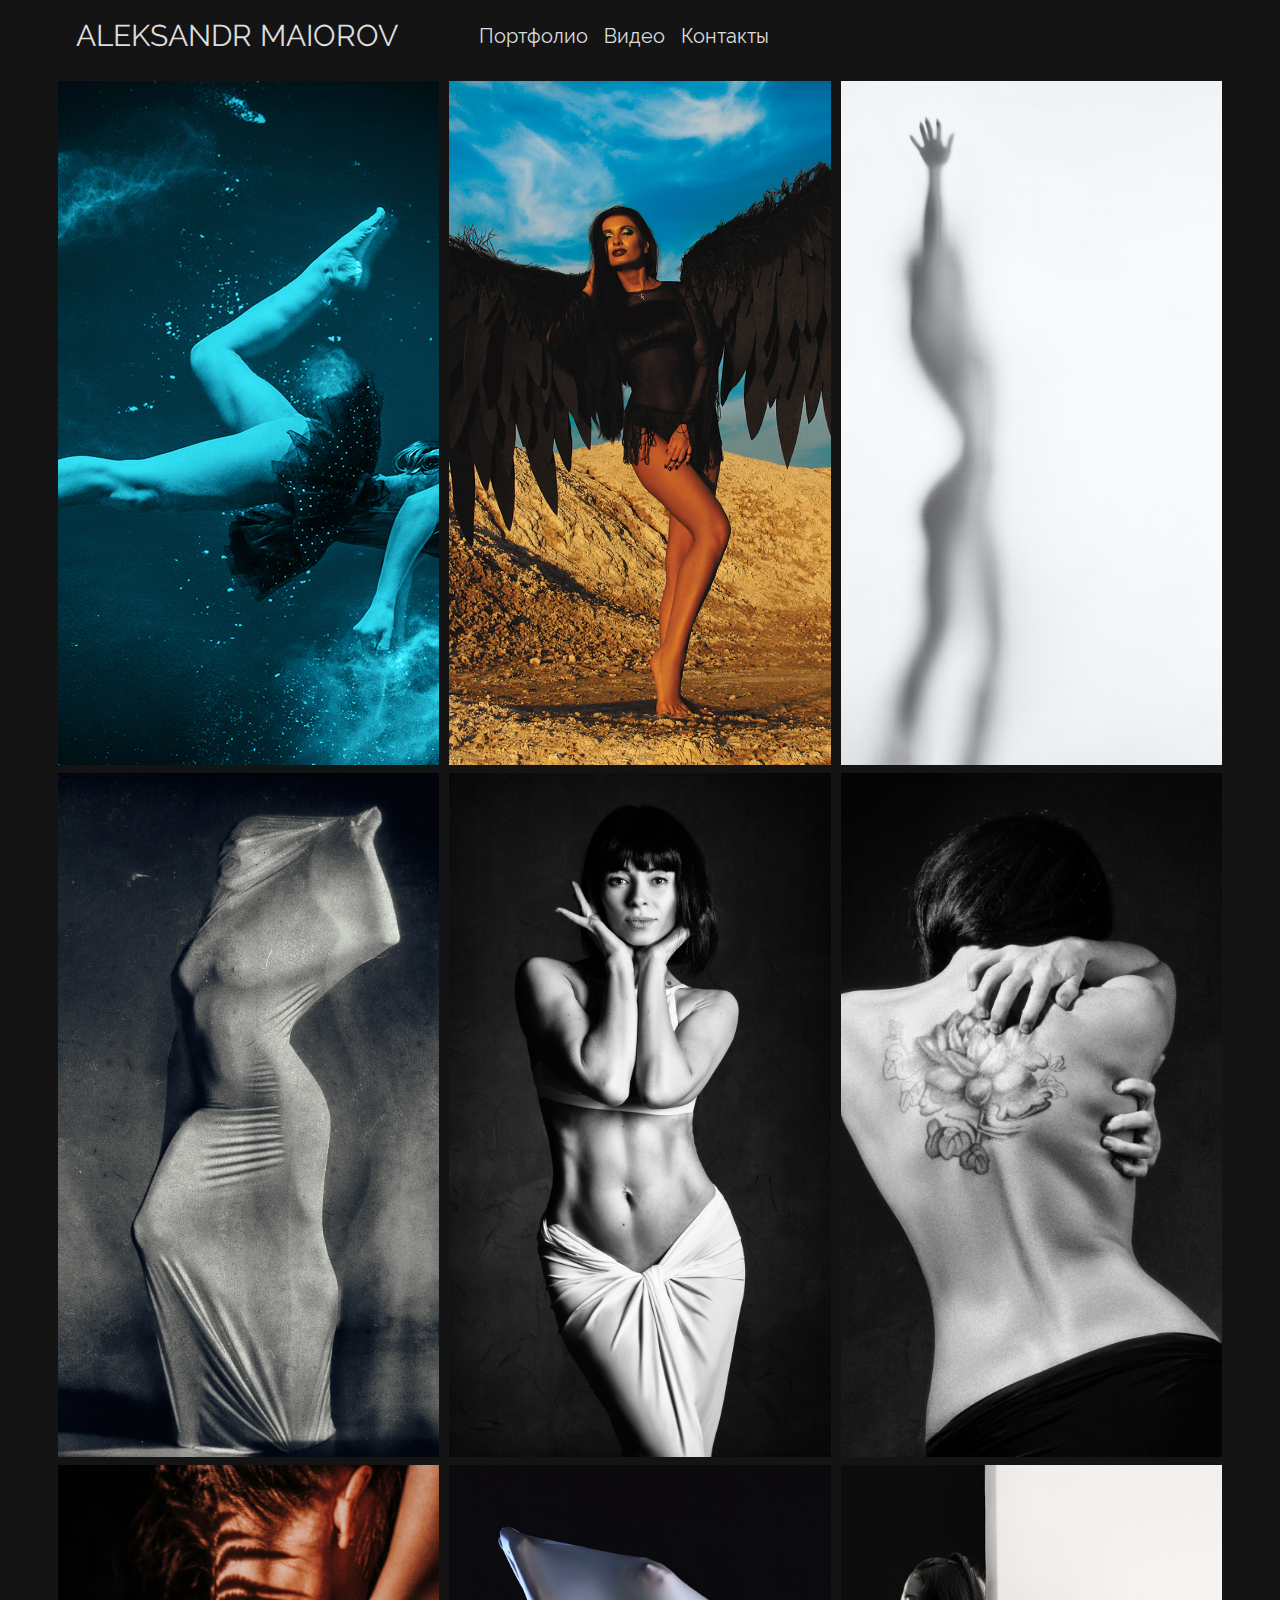
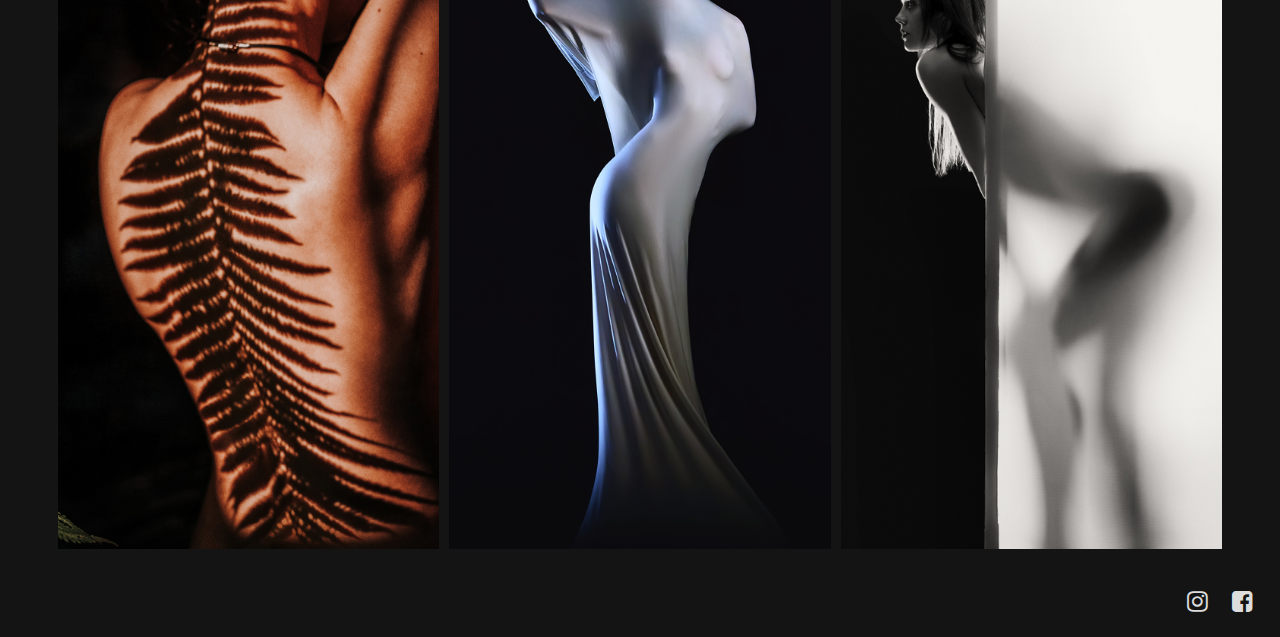
<file: category_art.html>
﻿<!DOCTYPE html>
<html>
<head>
  <meta charset="utf-8">
  <title>Maiorov</title>
  <link rel="stylesheet" href="https://stackpath.bootstrapcdn.com/bootstrap/4.3.1/css/bootstrap.min.css" integrity="sha384-ggOyR0iXCbMQv3Xipma34MD+dH/1fQ784/j6cY/iJTQUOhcWr7x9JvoRxT2MZw1T" crossorigin="anonymous">
  <link rel="stylesheet" href="https://stackpath.bootstrapcdn.com/font-awesome/4.7.0/css/font-awesome.min.css">
  <script src="https://code.jquery.com/jquery-3.3.1.slim.min.js" integrity="sha384-q8i/X+965DzO0rT7abK41JStQIAqVgRVzpbzo5smXKp4YfRvH+8abtTE1Pi6jizo" crossorigin="anonymous"></script>
  <script src="https://cdnjs.cloudflare.com/ajax/libs/popper.js/1.14.7/umd/popper.min.js" integrity="sha384-UO2eT0CpHqdSJQ6hJty5KVphtPhzWj9WO1clHTMGa3JDZwrnQq4sF86dIHNDz0W1" crossorigin="anonymous"></script>
  <script src="https://stackpath.bootstrapcdn.com/bootstrap/4.3.1/js/bootstrap.min.js" integrity="sha384-JjSmVgyd0p3pXB1rRibZUAYoIIy6OrQ6VrjIEaFf/nJGzIxFDsf4x0xIM+B07jRM" crossorigin="anonymous"></script>
  <link rel="stylesheet" href="style.css">
  <style type="text/css">
    a {
      text-decoration: none !important;
      color: black;
    }
    .section {
      margin: 0 4em 0 4em;
      display: flex;
      justify-content: space-between;
    }
    .column > img {
      height: 76vh;
      object-fit: cover;
    }
    .column > img:hover {
      cursor: pointer;
    }
    .flex-column {
      width: 30%;
      display: flex;
      flex-direction: column;
      text-align: center;
      color: rgba(0, 0, 0, .5);
    }
    .navbar-brand {
      margin-left: 2em;
    }

    .footer {
      display: flex;
      flex-direction: row;
      margin-left: 3.5em;
      margin-top: 1.75vh;
      margin-bottom: 2vh;
    }
    .icon-wrapper {
      height: 32px;
      width: 32px;
      margin-right: 1em;
    }
    .fab {
      font-family: FontAwesome;
      font-style: normal;
      font-size: x-large;
      color: #555;
    }
    a:hover {
      color: initial;
      color: rgba(0, 0, 0, .7);
    }

    .modal-dialog {
      display: flex;
      justify-content: center;
    }

    .modal-content {
      width: initial;
    }

    .carousel-control-prev {
      width: 500%;
      left: -480%;
    }

    .carousel-control-next {
      width: 500%;
      right: -480%;
    }

    .row {
      display: flex;
      flex-wrap: wrap;
      padding: 0 4px;
    }

    /* Create four equal columns that sits next to each other */
    .column {
      flex: calc((1/3) * 100%);
      max-width: calc((1/3) * 100%);
      padding: 10px 5px 10px 5px;
    }

    .column img {
      margin-bottom: 8px;
      vertical-align: middle;
      width: 100%;
    }
    .carousel-item img {
      height: 90vh;
      object-fit: cover;
    }

    @media screen and (max-width: 800px) {
      .column {
        flex: 50%;
        max-width: 50%;
      }
    }

    @media screen and (max-width: 600px) {
      .column {
        flex: 100%;
        max-width: 100%;
      }
    }

    .close {
      position: fixed;
      top: 15px;
      right: 20px;
    }
    @media screen and (max-width: 800px) {
      #navbarNav {
        text-align: center;
        padding-right: 0px;
      }
    }
  </style>
</head>
<body>
  <header>
    <nav class="navbar navbar-expand-sm navbar-light">
      <a class="navbar-brand" href="index.html">ALEKSANDR MAIOROV</a>
      <button class="navbar-toggler" type="button" data-toggle="collapse" data-target="#navbarNav" aria-controls="navbarNav" aria-expanded="false" aria-label="Toggle navigation">
        <span class="navbar-toggler-icon"></span>
      </button>
      <div class="collapse navbar-collapse" id="navbarNav">
        <ul class="navbar-nav">
          <li class="nav-item active">
            <a class="nav-link" href="portfolio.html">Портфолио</a>
          </li>
          <li class="nav-item">
            <a class="nav-link" href="video.html">Видео</a>
          </li>
          <li class="nav-item">
            <a class="nav-link" href="contacts.html">Контакты</a>
          </li>
        </ul>
      </div>
    </nav>
  </header>
  <main role="main" class="section">
    <div class="row">
      <div class="column">
        <img src="category_art/1.jpg"
          data-toggle="modal" data-target="#photoModal" onclick="changeModal(0);">
        <img src="category_art/4.jpg"
          data-toggle="modal" data-target="#photoModal" onclick="changeModal(3);">
        <img src="category_art/7.jpg"
          data-toggle="modal" data-target="#photoModal" onclick="changeModal(6);">
      </div>
      <div class="column">
        <img src="category_art/2.jpg"
          data-toggle="modal" data-target="#photoModal" onclick="changeModal(1);">
        <img src="category_art/5.jpg"
          data-toggle="modal" data-target="#photoModal" onclick="changeModal(4);">
        <img src="category_art/8.jpg"
          data-toggle="modal" data-target="#photoModal" onclick="changeModal(7);">
      </div>
      <div class="column">
        <img src="category_art/3.jpg"
          data-toggle="modal" data-target="#photoModal" onclick="changeModal(2);">
        <img src="category_art/6.jpg"
          data-toggle="modal" data-target="#photoModal" onclick="changeModal(5);">
        <img src="category_art/9.jpg"
          data-toggle="modal" data-target="#photoModal" onclick="changeModal(8);">
      </div>
    </div>
  </main>
    <footer class="footer">
    <div class="icon-wrapper">
      <a href="https://www.facebook.com/maiorphotografer" target="_blank" rel="noopener noreferrer"><i class="fab fa-facebook-square"></i></a>
    </div>
    <div>
      <a href="https://www.instagram.com/maiorovphoto" target="_blank" rel="noopener noreferrer"><i class="fab fa-instagram"></i></a>
    </div>
  </footer>

  <!-- Modal -->
  <div class="modal" id="photoModal" tabindex="-1">
    <div class="modal-dialog modal-lg modal-dialog-centered">
      <div class="modal-content">
        <div style="height: 0px;">
          <button type="button" class="close" data-dismiss="modal" aria-label="Close">
            <span aria-hidden="true">&times;</span>
          </button>
        </div>
        <div id="carouselControls" class="carousel">
          <div class="carousel-inner">
            <div class="carousel-item active">
              <img src="category_art/1.jpg" class="d-block">
            </div>
            <div class="carousel-item">
              <img src="category_art/2.jpg" class="d-block">
            </div>
            <div class="carousel-item">
              <img src="category_art/3.jpg" class="d-block">
            </div>
            <div class="carousel-item">
              <img src="category_art/4.jpg" class="d-block">
            </div>
            <div class="carousel-item">
              <img src="category_art/5.jpg" class="d-block">
            </div>
            <div class="carousel-item">
              <img src="category_art/6.jpg" class="d-block">
            </div>
            <div class="carousel-item">
              <img src="category_art/7.jpg" class="d-block">
            </div>
            <div class="carousel-item">
              <img src="category_art/8.jpg" class="d-block">
            </div>
            <div class="carousel-item">
              <img src="category_art/9.jpg" class="d-block">
            </div>
          </div>
          <a class="carousel-control-prev" href="#carouselControls" role="button" data-slide="prev">
            <!-- <span class="carousel-control-prev-icon" aria-hidden="true"></span> -->
            <span class="sr-only">Previous</span>
          </a>
          <a class="carousel-control-next" href="#carouselControls" role="button" data-slide="next">
            <!-- <span class="carousel-control-next-icon" aria-hidden="true"></span> -->
            <span class="sr-only">Next</span>
          </a>
        </div>
      </div>
    </div>
  </div>

</body>
<script type="text/javascript">
$('.carousel').carousel({interval: false});

function changeModal(index) {
  var carousel = document.getElementsByClassName('carousel-inner')[0];
  for(var i = 0; i < carousel.children.length; i++) {
    if (i === index) {
      carousel.children[i].classList.add('active');
    } else {
      carousel.children[i].classList.remove('active');
    }
  }
}
</script>
</html>
</file>
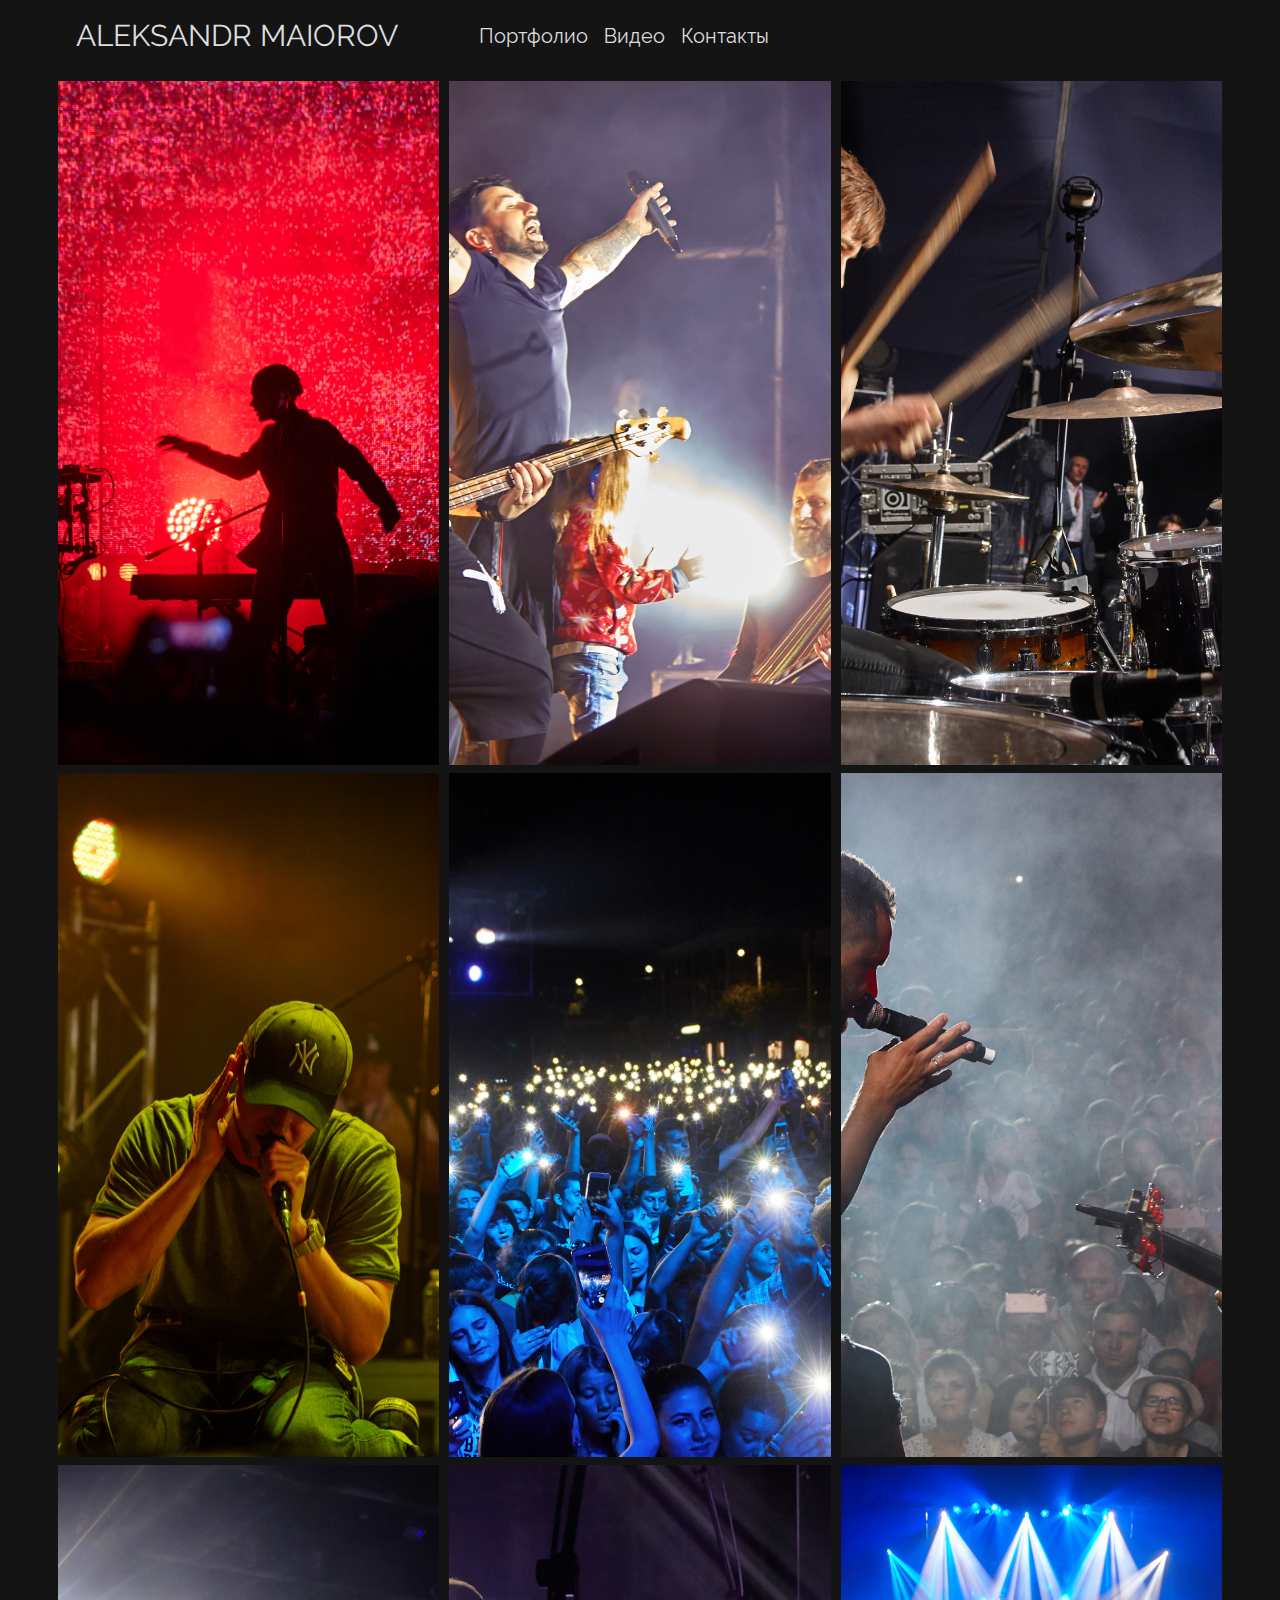
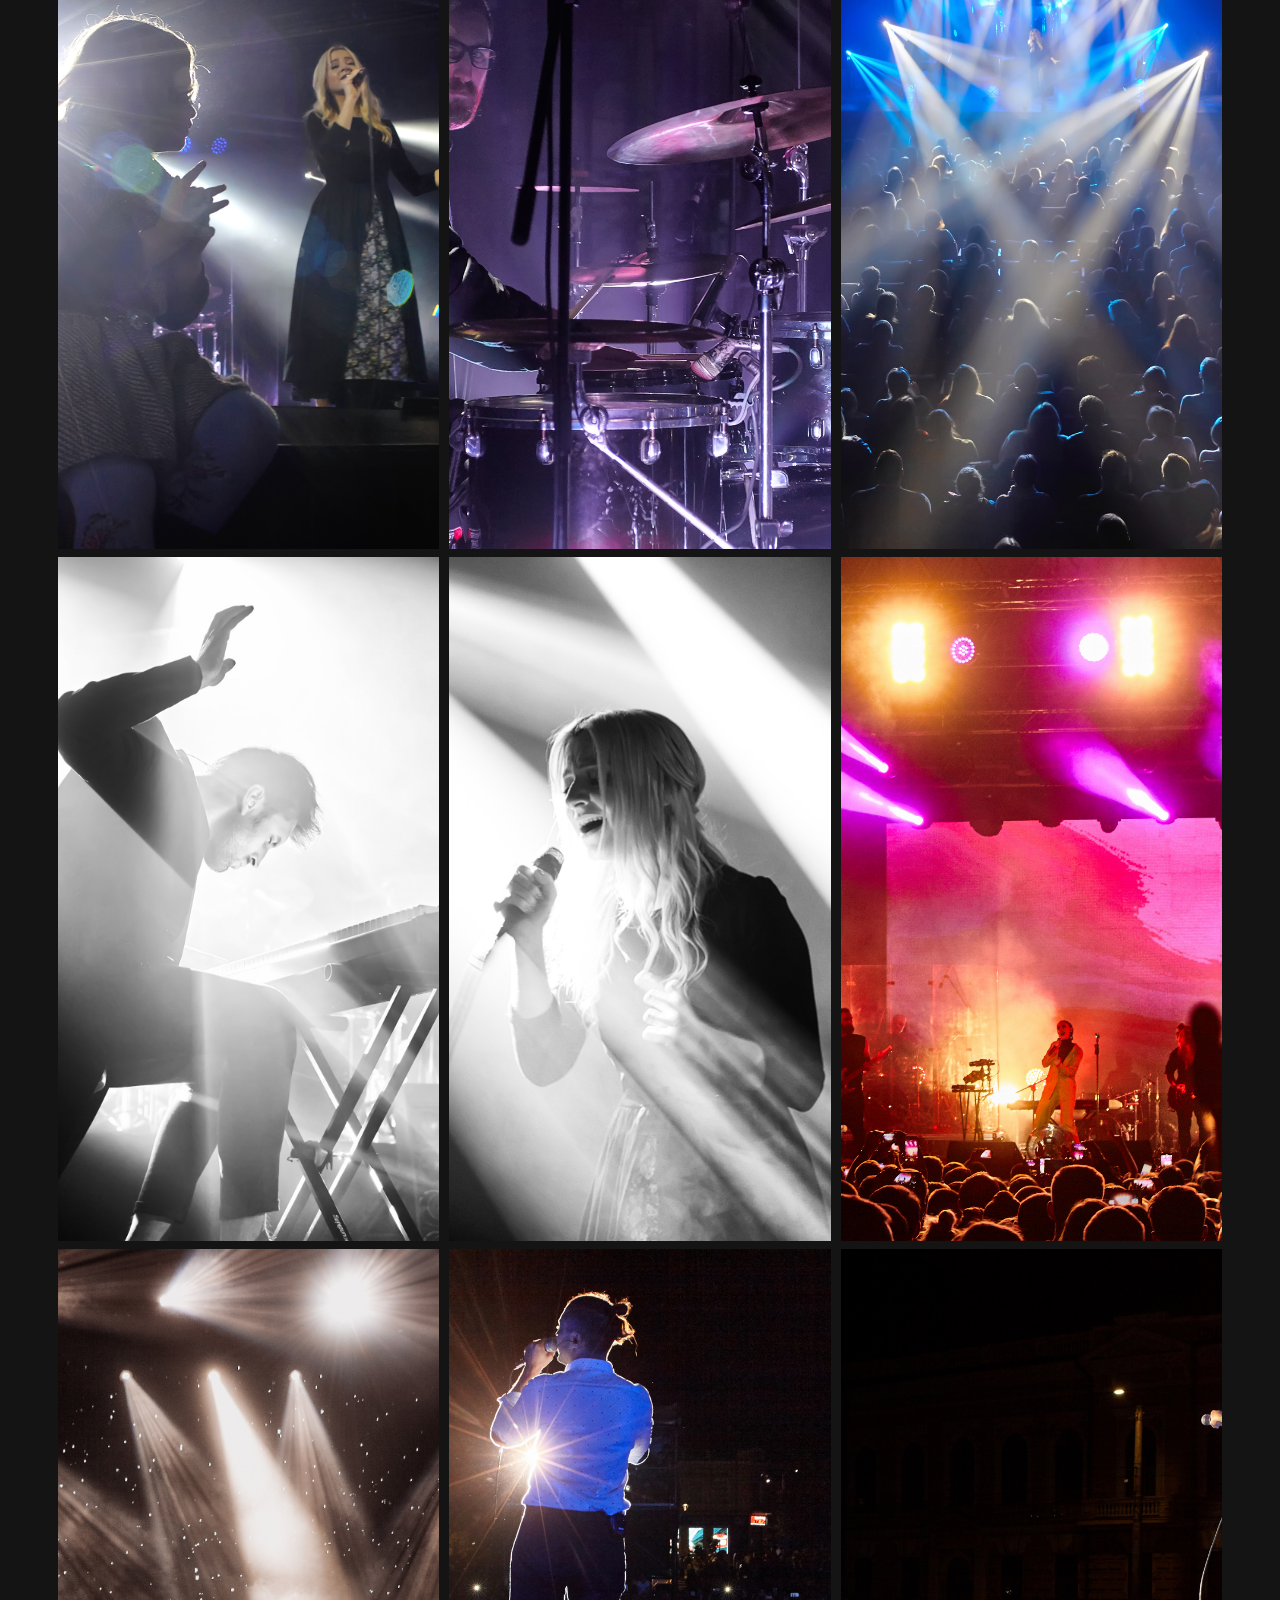
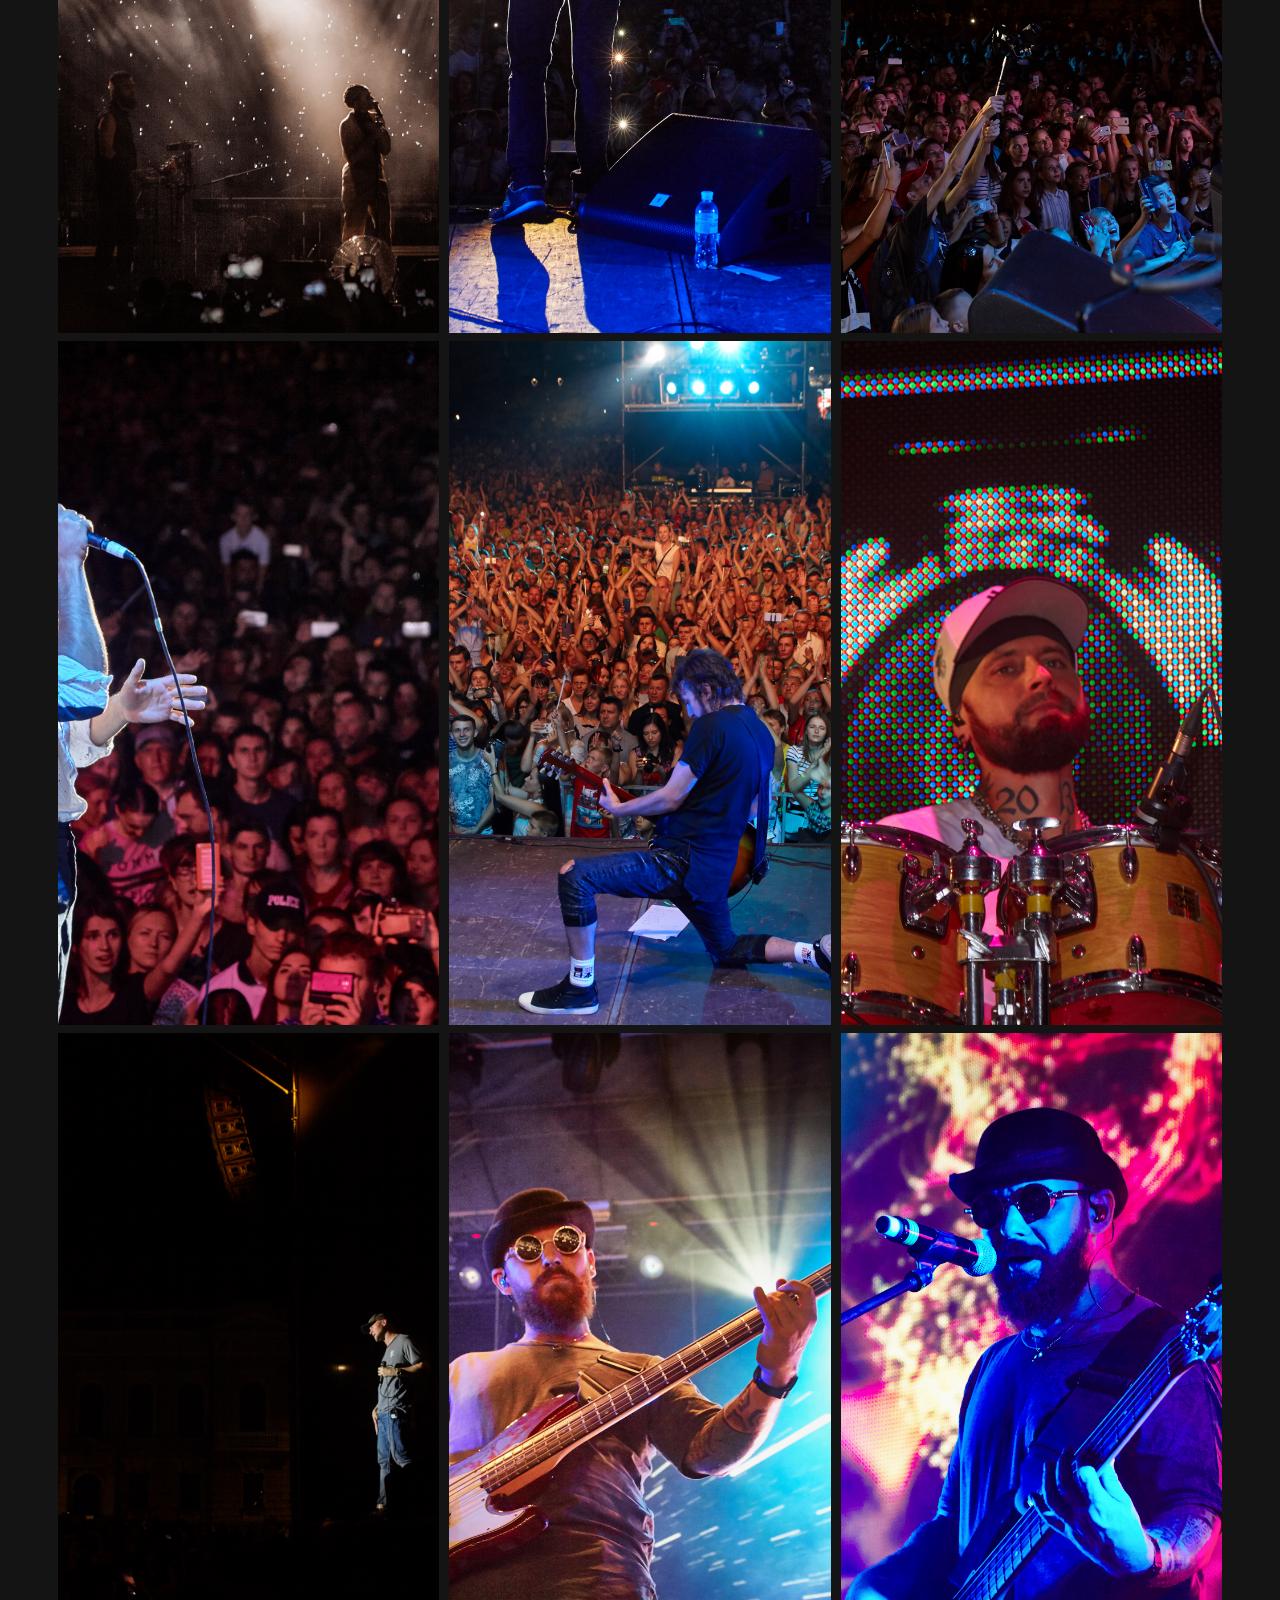
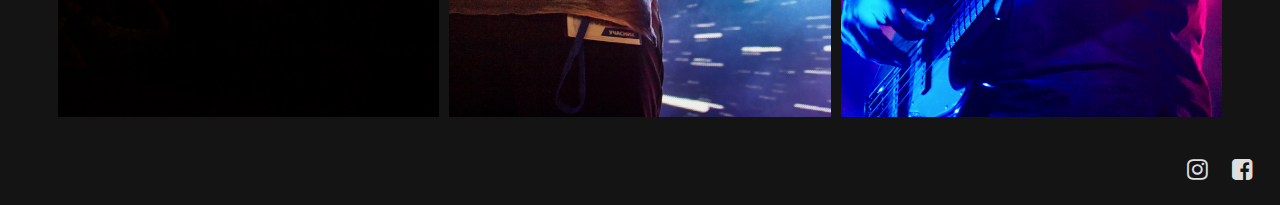
<file: category_events.html>
﻿<!DOCTYPE html>
<html>
<head>
  <meta charset="utf-8">
  <title>Maiorov</title>
  <link rel="stylesheet" href="https://stackpath.bootstrapcdn.com/bootstrap/4.3.1/css/bootstrap.min.css" integrity="sha384-ggOyR0iXCbMQv3Xipma34MD+dH/1fQ784/j6cY/iJTQUOhcWr7x9JvoRxT2MZw1T" crossorigin="anonymous">
  <link rel="stylesheet" href="https://stackpath.bootstrapcdn.com/font-awesome/4.7.0/css/font-awesome.min.css">
  <script src="https://code.jquery.com/jquery-3.3.1.slim.min.js" integrity="sha384-q8i/X+965DzO0rT7abK41JStQIAqVgRVzpbzo5smXKp4YfRvH+8abtTE1Pi6jizo" crossorigin="anonymous"></script>
  <script src="https://cdnjs.cloudflare.com/ajax/libs/popper.js/1.14.7/umd/popper.min.js" integrity="sha384-UO2eT0CpHqdSJQ6hJty5KVphtPhzWj9WO1clHTMGa3JDZwrnQq4sF86dIHNDz0W1" crossorigin="anonymous"></script>
  <script src="https://stackpath.bootstrapcdn.com/bootstrap/4.3.1/js/bootstrap.min.js" integrity="sha384-JjSmVgyd0p3pXB1rRibZUAYoIIy6OrQ6VrjIEaFf/nJGzIxFDsf4x0xIM+B07jRM" crossorigin="anonymous"></script>
  <link rel="stylesheet" href="style.css">
  <style type="text/css">
    .section {
      margin: 0 4em 0 4em;
      display: flex;
      justify-content: space-between;
    }
    .column > img {
      height: 76vh;
      object-fit: cover;
    }
    .column > img:hover {
      cursor: pointer;
    }
    .flex-column {
      width: 30%;
      display: flex;
      flex-direction: column;
      text-align: center;
      color: rgba(0, 0, 0, .5);
    }
    .navbar-brand {
      margin-left: 2em;
    }
 
    .footer {
      display: flex;
      flex-direction: row;
      margin-left: 3.5em;
      margin-top: 1.75vh;
      margin-bottom: 2vh;
    }
    .icon-wrapper {
      height: 32px;
      width: 32px;
      margin-right: 1em;
    }
    .fab {
      font-family: FontAwesome;
      font-style: normal;
      font-size: x-large;
      color: #555;
    }
    a:hover {
      color: initial;
      color: rgba(0, 0, 0, .7);
    }

    .modal-dialog {
      display: flex;
      justify-content: center;
    }

    .modal-content {
      width: initial;
    }

    .carousel-control-prev {
      width: 500%;
      left: -480%;
    }

    .carousel-control-next {
      width: 500%;
      right: -480%;
    }

    .row {
      display: flex;
      flex-wrap: wrap;
      padding: 0 4px;
    }

    /* Create four equal columns that sits next to each other */
    .column {
      flex: calc((1/3) * 100%);
      max-width: calc((1/3) * 100%);
      padding: 10px 5px 10px 5px;
    }

    .column img {
      margin-bottom: 8px;
      vertical-align: middle;
      width: 100%;
    }
    .carousel-item img {
      height: 90vh;
      object-fit: cover;
    }

    @media screen and (max-width: 800px) {
      .column {
        flex: 50%;
        max-width: 50%;
      }
    }

    @media screen and (max-width: 600px) {
      .column {
        flex: 100%;
        max-width: 100%;
      }
    }

    .close {
      position: fixed;
      top: 15px;
      right: 20px;
    }
    @media screen and (max-width: 800px) {
      #navbarNav {
        text-align: center;
        padding-right: 0px;
      }
    }
  </style>
</head>
<body>
  <header>
    <nav class="navbar navbar-expand-sm navbar-light">
      <a class="navbar-brand" href="index.html">ALEKSANDR MAIOROV</a>
      <button class="navbar-toggler" type="button" data-toggle="collapse" data-target="#navbarNav" aria-controls="navbarNav" aria-expanded="false" aria-label="Toggle navigation">
        <span class="navbar-toggler-icon"></span>
      </button>
      <div class="collapse navbar-collapse" id="navbarNav">
        <ul class="navbar-nav">
          <li class="nav-item active">
            <a class="nav-link" href="portfolio.html">Портфолио</a>
          </li>
          <li class="nav-item">
            <a class="nav-link" href="video.html">Видео</a>
          </li>
          <li class="nav-item">
            <a class="nav-link" href="contacts.html">Контакты</a>
          </li>
        </ul>
      </div>
    </nav>
  </header>
  <main role="main" class="section">
    <div class="row">
      <div class="column">
        <img src="category_events/1.jpg"
          data-toggle="modal" data-target="#photoModal" onclick="changeModal(0);">
        <img src="category_events/4.jpg"
          data-toggle="modal" data-target="#photoModal" onclick="changeModal(3);">
        <img src="category_events/7.jpg"
          data-toggle="modal" data-target="#photoModal" onclick="changeModal(6);">
        <img src="category_events/10.jpg"
          data-toggle="modal" data-target="#photoModal" onclick="changeModal(9);">
        <img src="category_events/13.jpg"
          data-toggle="modal" data-target="#photoModal" onclick="changeModal(12);">
        <img src="category_events/16.jpg"
          data-toggle="modal" data-target="#photoModal" onclick="changeModal(15);">
        <img src="category_events/19.jpg"
          data-toggle="modal" data-target="#photoModal" onclick="changeModal(18);">
      </div>
      <div class="column">
        <img src="category_events/2.jpg"
          data-toggle="modal" data-target="#photoModal" onclick="changeModal(1);">
        <img src="category_events/5.jpg"
          data-toggle="modal" data-target="#photoModal" onclick="changeModal(4);">
        <img src="category_events/8.jpg"
          data-toggle="modal" data-target="#photoModal" onclick="changeModal(7);">
        <img src="category_events/11.jpg"
          data-toggle="modal" data-target="#photoModal" onclick="changeModal(10);">
        <img src="category_events/14.jpg"
          data-toggle="modal" data-target="#photoModal" onclick="changeModal(13);">
        <img src="category_events/17.jpg"
          data-toggle="modal" data-target="#photoModal" onclick="changeModal(16);">
        <img src="category_events/20.jpg"
          data-toggle="modal" data-target="#photoModal" onclick="changeModal(19);">
      </div>
      <div class="column">
        <img src="category_events/3.jpg"
          data-toggle="modal" data-target="#photoModal" onclick="changeModal(2);">
        <img src="category_events/6.jpg"
          data-toggle="modal" data-target="#photoModal" onclick="changeModal(5);">
        <img src="category_events/9.jpg"
          data-toggle="modal" data-target="#photoModal" onclick="changeModal(8);">
        <img src="category_events/12.jpg"
          data-toggle="modal" data-target="#photoModal" onclick="changeModal(11);">
        <img src="category_events/15.jpg"
          data-toggle="modal" data-target="#photoModal" onclick="changeModal(14);">
        <img src="category_events/18.jpg"
          data-toggle="modal" data-target="#photoModal" onclick="changeModal(17);">
        <img src="category_events/21.jpg"
          data-toggle="modal" data-target="#photoModal" onclick="changeModal(20);">
      </div>
    </div>
  </main>
    <footer class="footer">
    <div class="icon-wrapper">
      <a href="https://www.facebook.com/maiorphotografer" target="_blank" rel="noopener noreferrer"><i class="fab fa-facebook-square"></i></a>
    </div>
    <div>
      <a href="https://www.instagram.com/maiorovphoto" target="_blank" rel="noopener noreferrer"><i class="fab fa-instagram"></i></a>
    </div>
  </footer>  <!-- Modal -->
  <div class="modal" id="photoModal" tabindex="-1">
    <div class="modal-dialog modal-lg modal-dialog-centered">
      <div class="modal-content">
        <div style="height: 0px;">
          <button type="button" class="close" data-dismiss="modal" aria-label="Close">
            <span aria-hidden="true">&times;</span>
          </button>
        </div>
        <div id="carouselControls" class="carousel">
          <div class="carousel-inner">
            <div class="carousel-item active">
              <img src="category_events/1.jpg" class="d-block">
            </div>
            <div class="carousel-item">
              <img src="category_events/2.jpg" class="d-block">
            </div>
            <div class="carousel-item">
              <img src="category_events/3.jpg" class="d-block">
            </div>
            <div class="carousel-item">
              <img src="category_events/4.jpg" class="d-block">
            </div>
            <div class="carousel-item">
              <img src="category_events/5.jpg" class="d-block">
            </div>
            <div class="carousel-item">
              <img src="category_events/6.jpg" class="d-block">
            </div>
            <div class="carousel-item">
              <img src="category_events/7.jpg" class="d-block">
            </div>
            <div class="carousel-item">
              <img src="category_events/8.jpg" class="d-block">
            </div>
            <div class="carousel-item">
              <img src="category_events/9.jpg" class="d-block">
            </div>
            <div class="carousel-item">
              <img src="category_events/10.jpg" class="d-block">
            </div>
            <div class="carousel-item">
              <img src="category_events/11.jpg" class="d-block">
            </div>
            <div class="carousel-item">
              <img src="category_events/12.jpg" class="d-block">
            </div>
            <div class="carousel-item">
              <img src="category_events/13.jpg" class="d-block">
            </div>
            <div class="carousel-item">
              <img src="category_events/14.jpg" class="d-block">
            </div>
            <div class="carousel-item">
              <img src="category_events/15.jpg" class="d-block">
            </div>
            <div class="carousel-item">
              <img src="category_events/16.jpg" class="d-block">
            </div>
            <div class="carousel-item">
              <img src="category_events/17.jpg" class="d-block">
            </div>
            <div class="carousel-item">
              <img src="category_events/18.jpg" class="d-block">
            </div>
            <div class="carousel-item">
              <img src="category_events/19.jpg" class="d-block">
            </div>
            <div class="carousel-item">
              <img src="category_events/20.jpg" class="d-block">
            </div>
            <div class="carousel-item">
              <img src="category_events/21.jpg" class="d-block">
            </div>
          </div>
          <a class="carousel-control-prev" href="#carouselControls" role="button" data-slide="prev">
            <!-- <span class="carousel-control-prev-icon" aria-hidden="true"></span> -->
            <span class="sr-only">Previous</span>
          </a>
          <a class="carousel-control-next" href="#carouselControls" role="button" data-slide="next">
            <!-- <span class="carousel-control-next-icon" aria-hidden="true"></span> -->
            <span class="sr-only">Next</span>
          </a>
        </div>
      </div>
    </div>
  </div>

</body>
<script type="text/javascript">
$('.carousel').carousel({interval: false});

function changeModal(index) {
  var carousel = document.getElementsByClassName('carousel-inner')[0];
  for(var i = 0; i < carousel.children.length; i++) {
    if (i === index) {
      carousel.children[i].classList.add('active');
    } else {
      carousel.children[i].classList.remove('active');
    }
  }
}
</script>
</html>
</file>
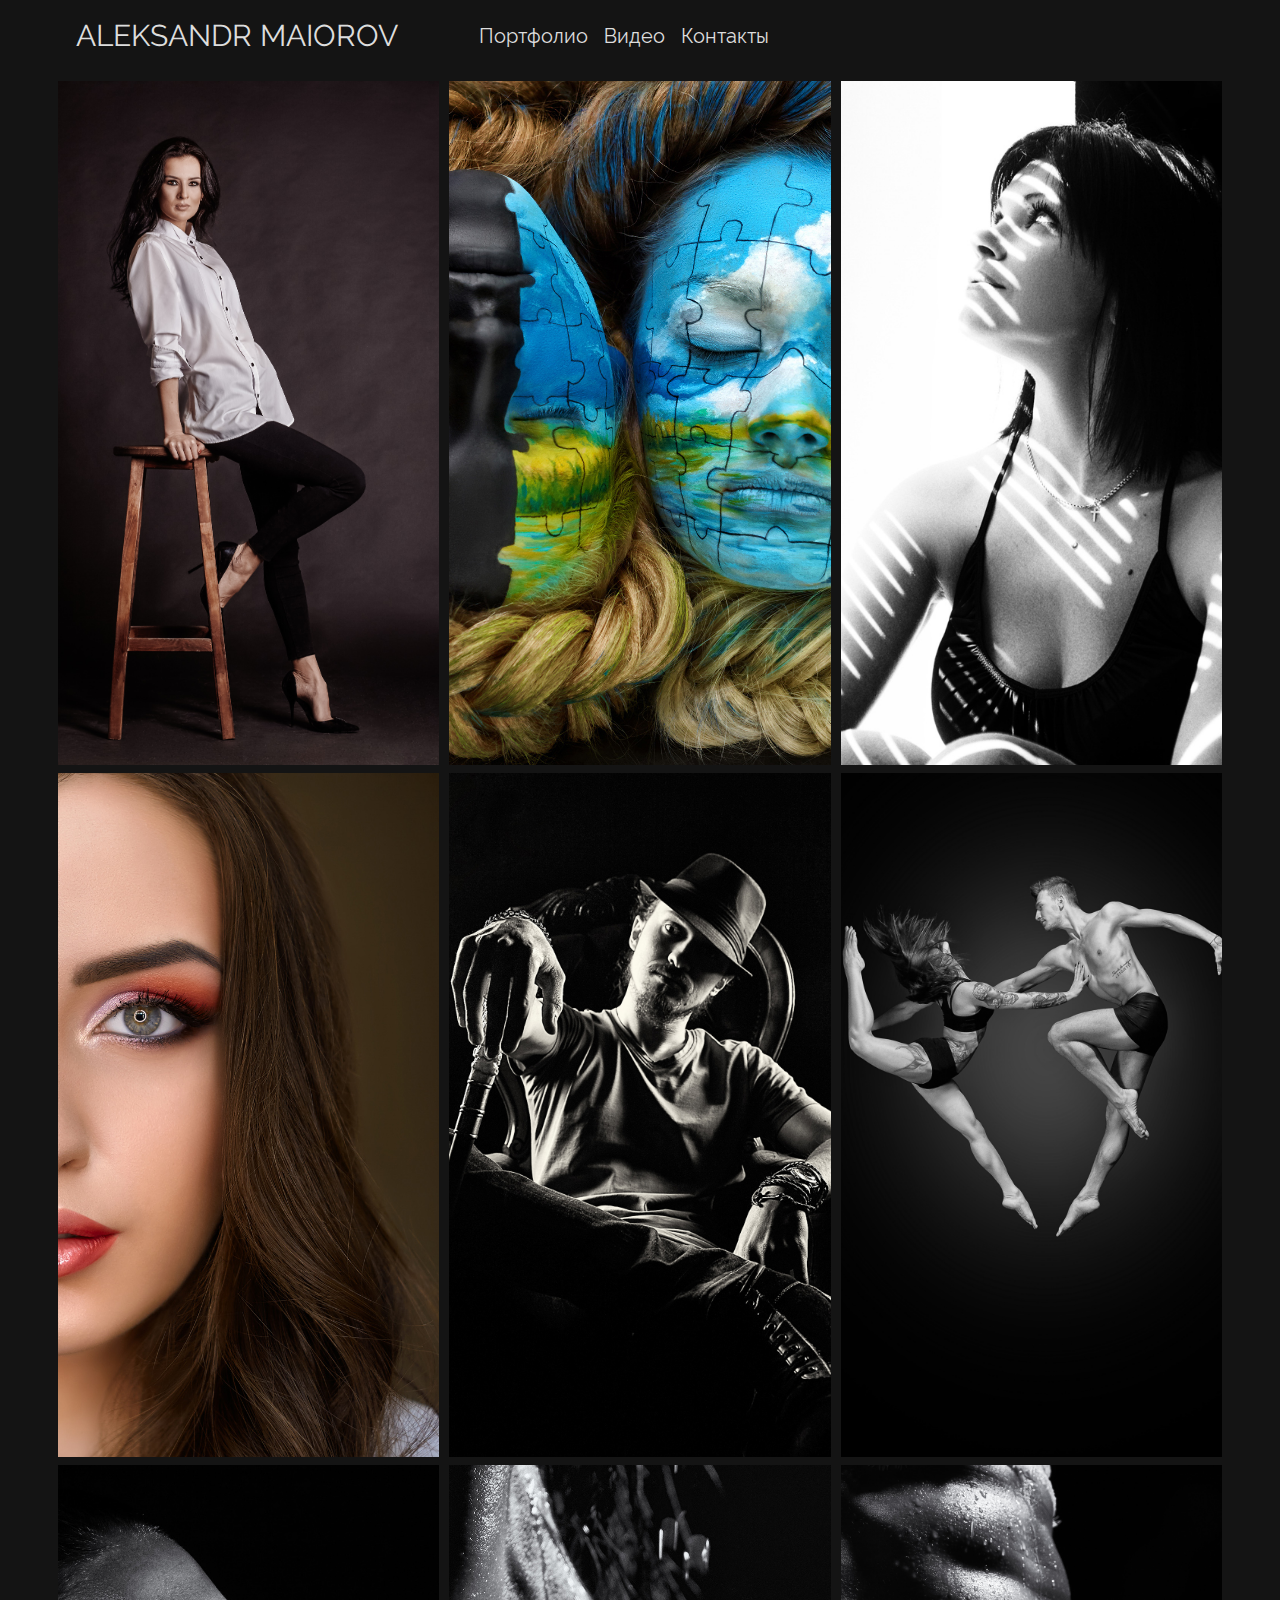
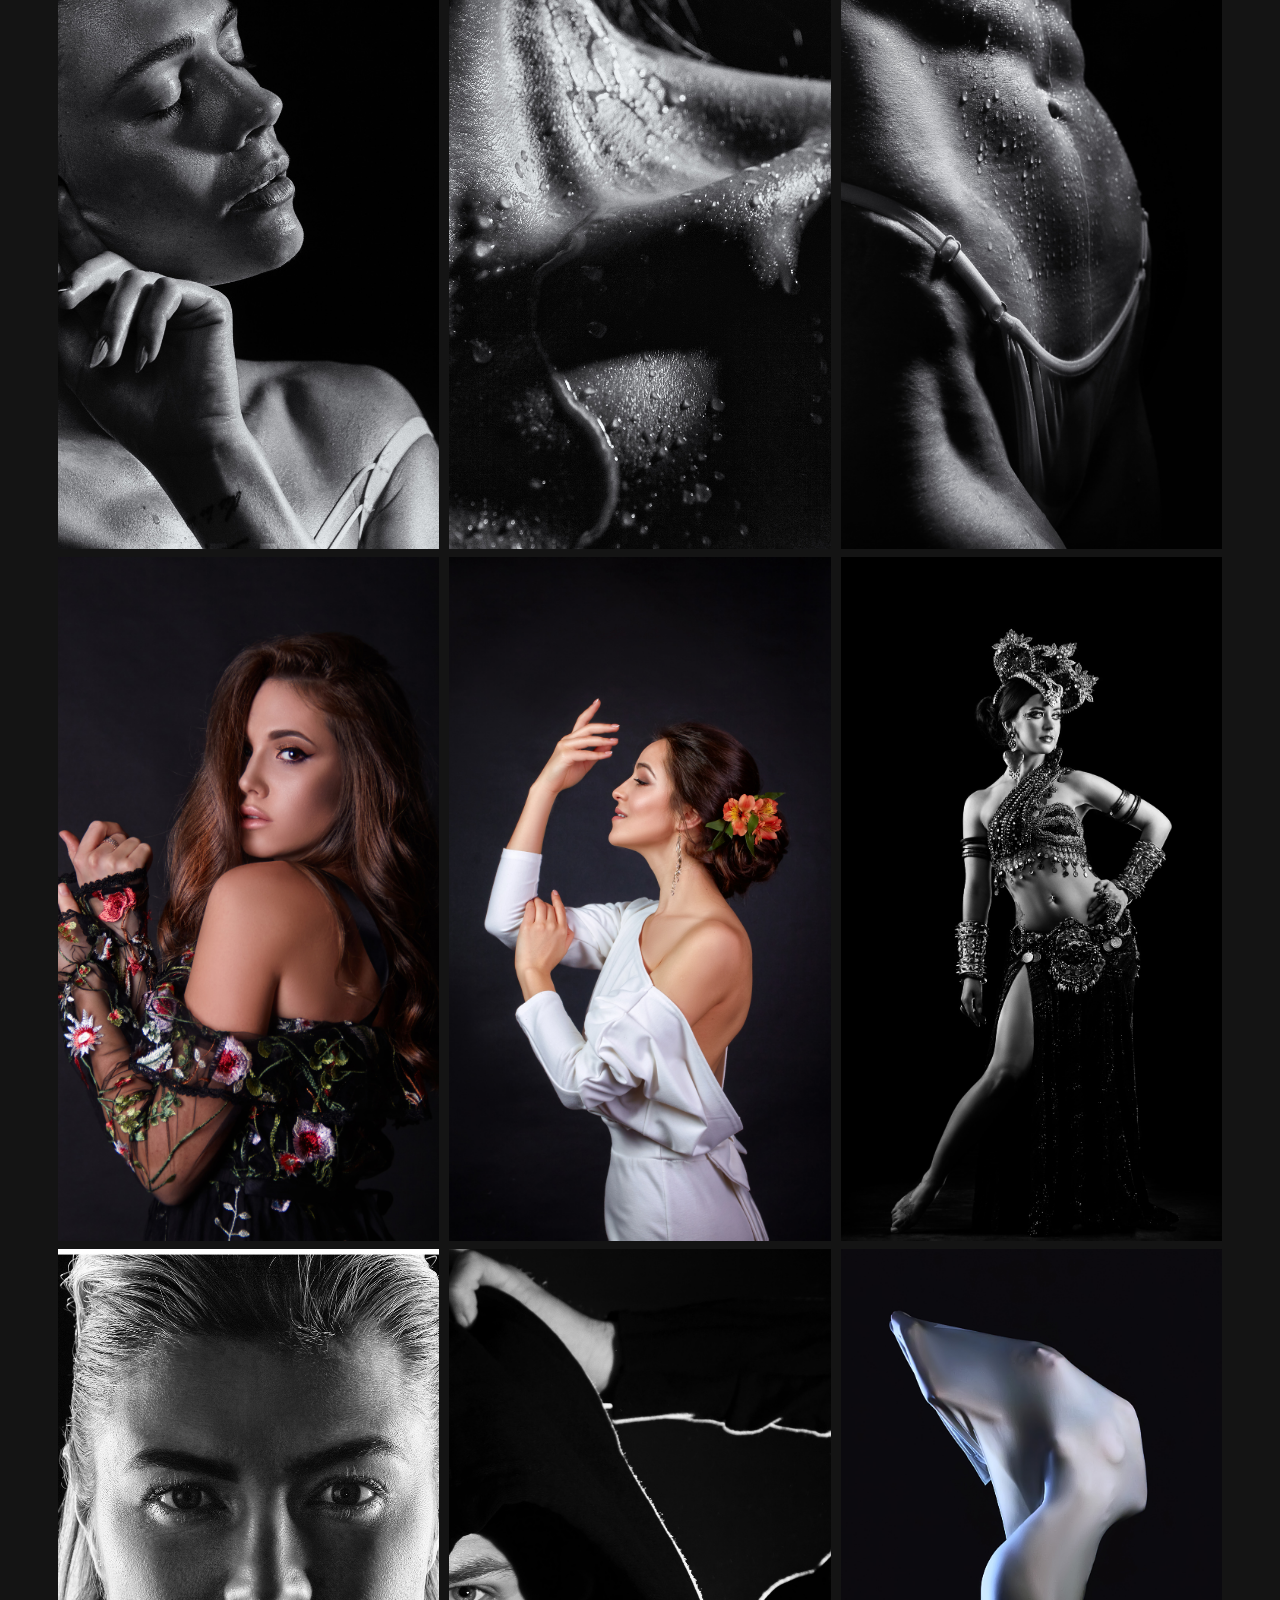
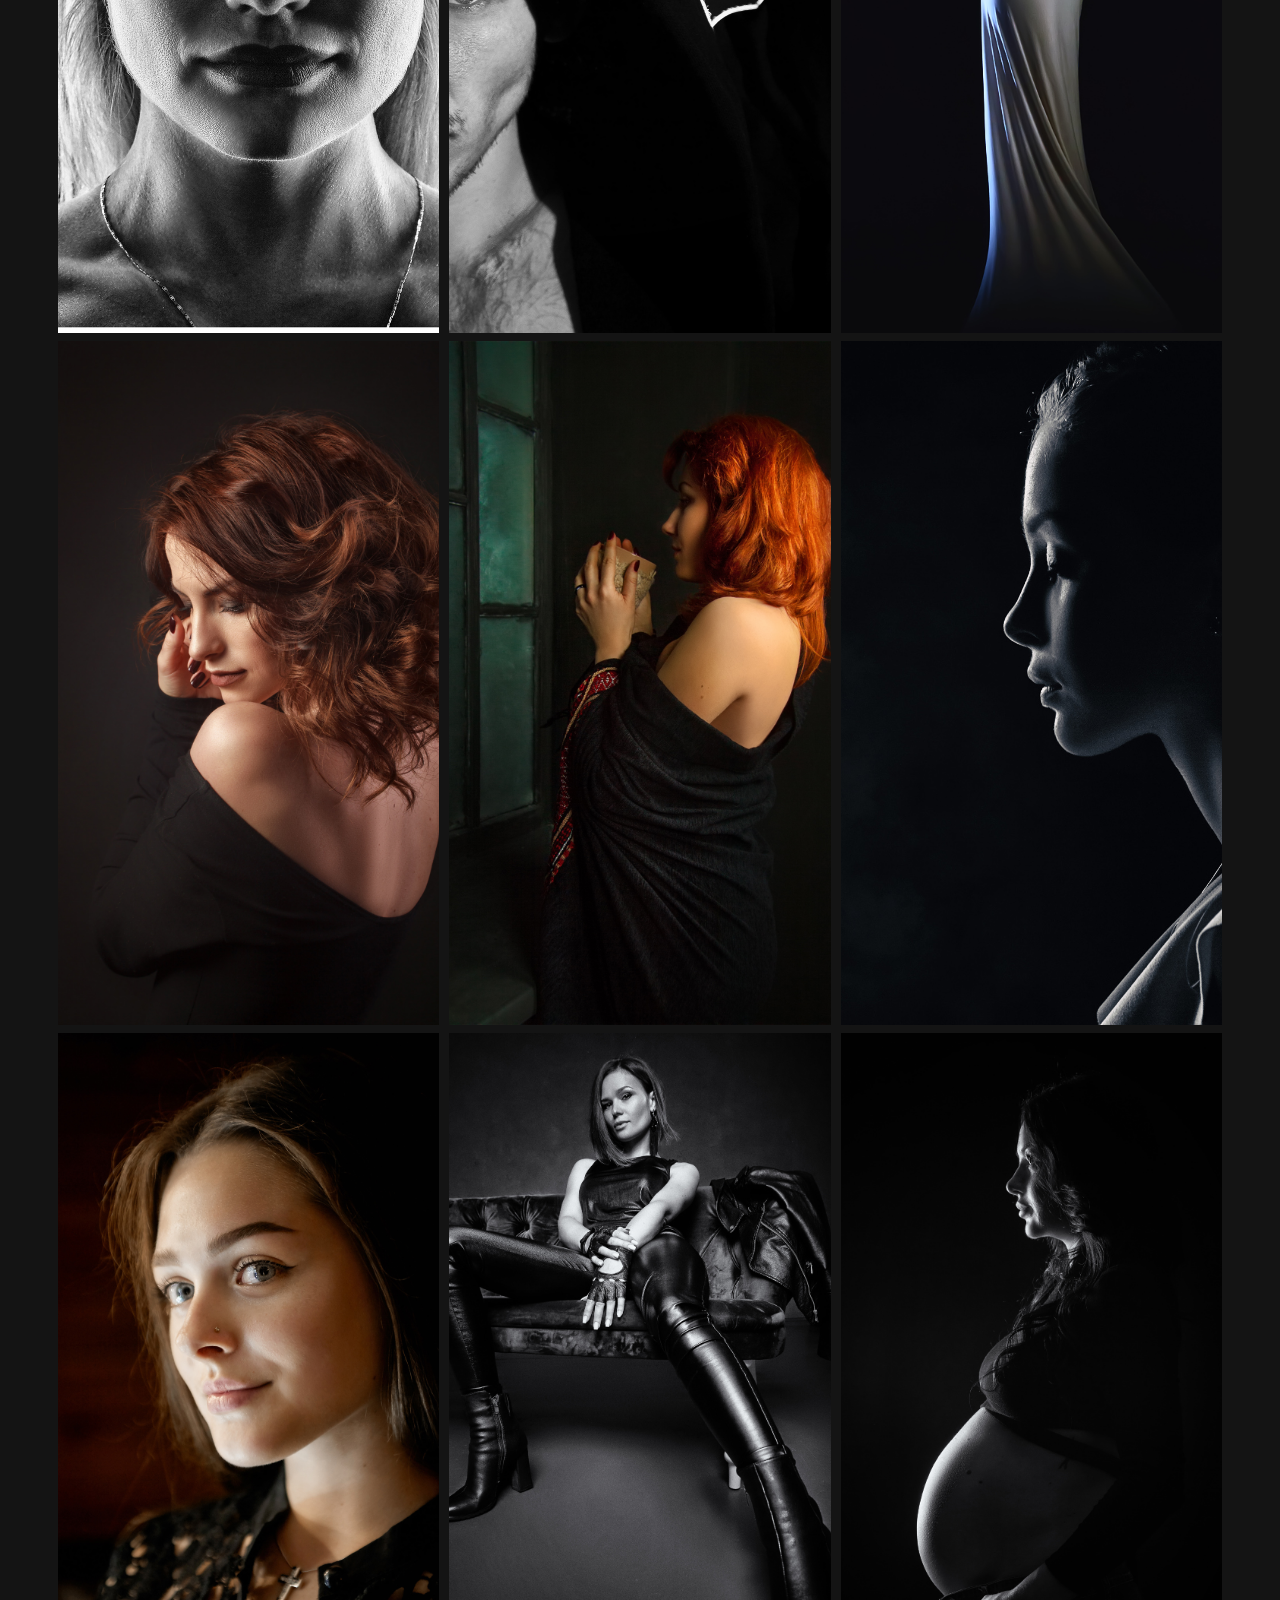
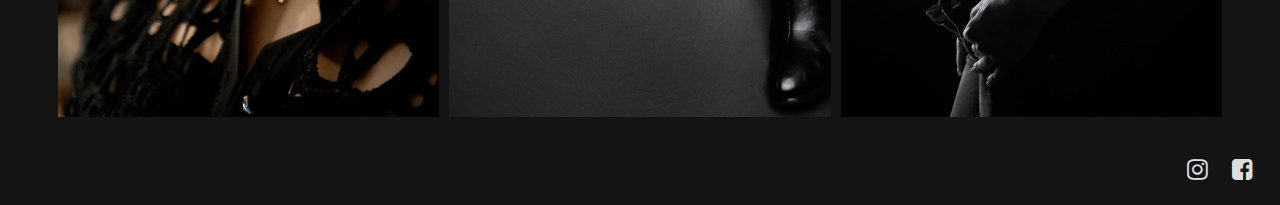
<file: category_studio.html>
﻿<!DOCTYPE html>
<html>
<head>
  <meta charset="utf-8">
  <title>Maiorov</title>
  <link rel="stylesheet" href="https://stackpath.bootstrapcdn.com/bootstrap/4.3.1/css/bootstrap.min.css" integrity="sha384-ggOyR0iXCbMQv3Xipma34MD+dH/1fQ784/j6cY/iJTQUOhcWr7x9JvoRxT2MZw1T" crossorigin="anonymous">
  <link rel="stylesheet" href="https://stackpath.bootstrapcdn.com/font-awesome/4.7.0/css/font-awesome.min.css">
  <script src="https://code.jquery.com/jquery-3.3.1.slim.min.js" integrity="sha384-q8i/X+965DzO0rT7abK41JStQIAqVgRVzpbzo5smXKp4YfRvH+8abtTE1Pi6jizo" crossorigin="anonymous"></script>
  <script src="https://cdnjs.cloudflare.com/ajax/libs/popper.js/1.14.7/umd/popper.min.js" integrity="sha384-UO2eT0CpHqdSJQ6hJty5KVphtPhzWj9WO1clHTMGa3JDZwrnQq4sF86dIHNDz0W1" crossorigin="anonymous"></script>
  <script src="https://stackpath.bootstrapcdn.com/bootstrap/4.3.1/js/bootstrap.min.js" integrity="sha384-JjSmVgyd0p3pXB1rRibZUAYoIIy6OrQ6VrjIEaFf/nJGzIxFDsf4x0xIM+B07jRM" crossorigin="anonymous"></script>
  <link rel="stylesheet" href="style.css">
  <style type="text/css">
    a {
      text-decoration: none !important;
      color: black;
    }
    .section {
      margin: 0 4em 0 4em;
      display: flex;
      justify-content: space-between;
    }
    .column > img {
      height: 76vh;
      object-fit: cover;
    }
    .column > img:hover {
      cursor: pointer;
    }
    .flex-column {
      width: 30%;
      display: flex;
      flex-direction: column;
      text-align: center;
      color: rgba(0, 0, 0, .5);
    }
    .navbar-brand {
      margin-left: 2em;
    }
      .footer {
      display: flex;
      flex-direction: row;
      margin-left: 3.5em;
      margin-top: 1.75vh;
      margin-bottom: 2vh;
    }
    .icon-wrapper {
      height: 32px;
      width: 32px;
      margin-right: 1em;
    }
    .fab {
      font-family: FontAwesome;
      font-style: normal;
      font-size: x-large;
      color: #555;
    }
    a:hover {
      color: initial;
      color: rgba(0, 0, 0, .7);
    }

    .modal-dialog {
      display: flex;
      justify-content: center;
    }

    .modal-content {
      width: initial;
    }

    .carousel-control-prev {
      width: 500%;
      left: -480%;
    }

    .carousel-control-next {
      width: 500%;
      right: -480%;
    }

    .row {
      display: flex;
      flex-wrap: wrap;
      padding: 0 4px;
    }

    /* Create four equal columns that sits next to each other */
    .column {
      flex: calc((1/3) * 100%);
      max-width: calc((1/3) * 100%);
      padding: 10px 5px 10px 5px;
    }

    .column img {
      margin-bottom: 8px;
      vertical-align: middle;
      width: 100%;
    }
    .carousel-item img {
      height: 90vh;
      object-fit: cover;
    }

    @media screen and (max-width: 800px) {
      .column {
        flex: 50%;
        max-width: 50%;
      }
    }

    @media screen and (max-width: 600px) {
      .column {
        flex: 100%;
        max-width: 100%;
      }
    }

    .close {
      position: fixed;
      top: 15px;
      right: 20px;
    }
    @media screen and (max-width: 800px) {
      #navbarNav {
        text-align: center;
        padding-right: 0px;
      }
    }
  </style>
</head>
<body>
  <header>
    <nav class="navbar navbar-expand-sm navbar-light">
      <a class="navbar-brand" href="index.html">ALEKSANDR MAIOROV</a>
      <button class="navbar-toggler" type="button" data-toggle="collapse" data-target="#navbarNav" aria-controls="navbarNav" aria-expanded="false" aria-label="Toggle navigation">
        <span class="navbar-toggler-icon"></span>
      </button>
      <div class="collapse navbar-collapse" id="navbarNav">
        <ul class="navbar-nav">
          <li class="nav-item active">
            <a class="nav-link" href="portfolio.html">Портфолио</a>
          </li>
          <li class="nav-item">
            <a class="nav-link" href="video.html">Видео</a>
          </li>
          <li class="nav-item">
            <a class="nav-link" href="contacts.html">Контакты</a>
          </li>
        </ul>
      </div>
    </nav>
  </header>
  <main role="main" class="section">
    <div class="row">
      <div class="column">
        <img src="category_studio/1.jpg"
          data-toggle="modal" data-target="#photoModal" onclick="changeModal(0);">
        <img src="category_studio/4.jpg"
          data-toggle="modal" data-target="#photoModal" onclick="changeModal(3);">
        <img src="category_studio/7.jpg"
          data-toggle="modal" data-target="#photoModal" onclick="changeModal(6);">
        <img src="category_studio/10.jpg"
          data-toggle="modal" data-target="#photoModal" onclick="changeModal(9);">
        <img src="category_studio/13.jpg"
          data-toggle="modal" data-target="#photoModal" onclick="changeModal(12);">
        <img src="category_studio/16.jpg"
          data-toggle="modal" data-target="#photoModal" onclick="changeModal(15);">
        <img src="category_studio/19.jpg"
          data-toggle="modal" data-target="#photoModal" onclick="changeModal(18);">
      </div>
      <div class="column">
        <img src="category_studio/2.jpg"
          data-toggle="modal" data-target="#photoModal" onclick="changeModal(1);">
        <img src="category_studio/5.jpg"
          data-toggle="modal" data-target="#photoModal" onclick="changeModal(4);">
        <img src="category_studio/8.jpg"
          data-toggle="modal" data-target="#photoModal" onclick="changeModal(7);">
        <img src="category_studio/11.jpg"
          data-toggle="modal" data-target="#photoModal" onclick="changeModal(10);">
        <img src="category_studio/14.jpg"
          data-toggle="modal" data-target="#photoModal" onclick="changeModal(13);">
        <img src="category_studio/17.jpg"
          data-toggle="modal" data-target="#photoModal" onclick="changeModal(16);">
        <img src="category_studio/20.jpg"
          data-toggle="modal" data-target="#photoModal" onclick="changeModal(19);">
      </div>
      <div class="column">
        <img src="category_studio/3.jpg"
          data-toggle="modal" data-target="#photoModal" onclick="changeModal(2);">
        <img src="category_studio/6.jpg"
          data-toggle="modal" data-target="#photoModal" onclick="changeModal(5);">
        <img src="category_studio/9.jpg"
          data-toggle="modal" data-target="#photoModal" onclick="changeModal(8);">
        <img src="category_studio/12.jpg"
          data-toggle="modal" data-target="#photoModal" onclick="changeModal(11);">
        <img src="category_studio/15.jpg"
          data-toggle="modal" data-target="#photoModal" onclick="changeModal(14);">
        <img src="category_studio/18.jpg"
          data-toggle="modal" data-target="#photoModal" onclick="changeModal(17);">
        <img src="category_studio/21.jpg"
          data-toggle="modal" data-target="#photoModal" onclick="changeModal(20);">
      </div>
    </div>
  </main>
    <footer class="footer">
    <div class="icon-wrapper">
      <a href="https://www.facebook.com/maiorphotografer" target="_blank" rel="noopener noreferrer"><i class="fab fa-facebook-square"></i></a>
    </div>
    <div>
      <a href="https://www.instagram.com/maiorovphoto" target="_blank" rel="noopener noreferrer"><i class="fab fa-instagram"></i></a>
    </div>
  </footer>

  <!-- Modal -->
  <div class="modal" id="photoModal" tabindex="-1">
    <div class="modal-dialog modal-lg modal-dialog-centered">
      <div class="modal-content">
        <div style="height: 0px;">
          <button type="button" class="close" data-dismiss="modal" aria-label="Close">
            <span aria-hidden="true">&times;</span>
          </button>
        </div>
        <div id="carouselControls" class="carousel">
          <div class="carousel-inner">
            <div class="carousel-item active">
              <img src="category_studio/1.jpg" class="d-block">
            </div>
            <div class="carousel-item">
              <img src="category_studio/2.jpg" class="d-block">
            </div>
            <div class="carousel-item">
              <img src="category_studio/3.jpg" class="d-block">
            </div>
            <div class="carousel-item">
              <img src="category_studio/4.jpg" class="d-block">
            </div>
            <div class="carousel-item">
              <img src="category_studio/5.jpg" class="d-block">
            </div>
            <div class="carousel-item">
              <img src="category_studio/6.jpg" class="d-block">
            </div>
            <div class="carousel-item">
              <img src="category_studio/7.jpg" class="d-block">
            </div>
            <div class="carousel-item">
              <img src="category_studio/8.jpg" class="d-block">
            </div>
            <div class="carousel-item">
              <img src="category_studio/9.jpg" class="d-block">
            </div>
            <div class="carousel-item">
              <img src="category_studio/10.jpg" class="d-block">
            </div>
            <div class="carousel-item">
              <img src="category_studio/11.jpg" class="d-block">
            </div>
            <div class="carousel-item">
              <img src="category_studio/12.jpg" class="d-block">
            </div>
            <div class="carousel-item">
              <img src="category_studio/13.jpg" class="d-block">
            </div>
            <div class="carousel-item">
              <img src="category_studio/14.jpg" class="d-block">
            </div>
            <div class="carousel-item">
              <img src="category_studio/15.jpg" class="d-block">
            </div>
            <div class="carousel-item">
              <img src="category_studio/16.jpg" class="d-block">
            </div>
            <div class="carousel-item">
              <img src="category_studio/17.jpg" class="d-block">
            </div>
            <div class="carousel-item">
              <img src="category_studio/18.jpg" class="d-block">
            </div>
            <div class="carousel-item">
              <img src="category_studio/19.jpg" class="d-block">
            </div>
            <div class="carousel-item">
              <img src="category_studio/20.jpg" class="d-block">
            </div>
            <div class="carousel-item">
              <img src="category_studio/21.jpg" class="d-block">
            </div>
          </div>
          <a class="carousel-control-prev" href="#carouselControls" role="button" data-slide="prev">
            <!-- <span class="carousel-control-prev-icon" aria-hidden="true"></span> -->
            <span class="sr-only">Previous</span>
          </a>
          <a class="carousel-control-next" href="#carouselControls" role="button" data-slide="next">
            <!-- <span class="carousel-control-next-icon" aria-hidden="true"></span> -->
            <span class="sr-only">Next</span>
          </a>
        </div>
      </div>
    </div>
  </div>

</body>
<script type="text/javascript">
$('.carousel').carousel({interval: false});

function changeModal(index) {
  var carousel = document.getElementsByClassName('carousel-inner')[0];
  for(var i = 0; i < carousel.children.length; i++) {
    if (i === index) {
      carousel.children[i].classList.add('active');
    } else {
      carousel.children[i].classList.remove('active');
    }
  }
}
</script>
</html>
</file>
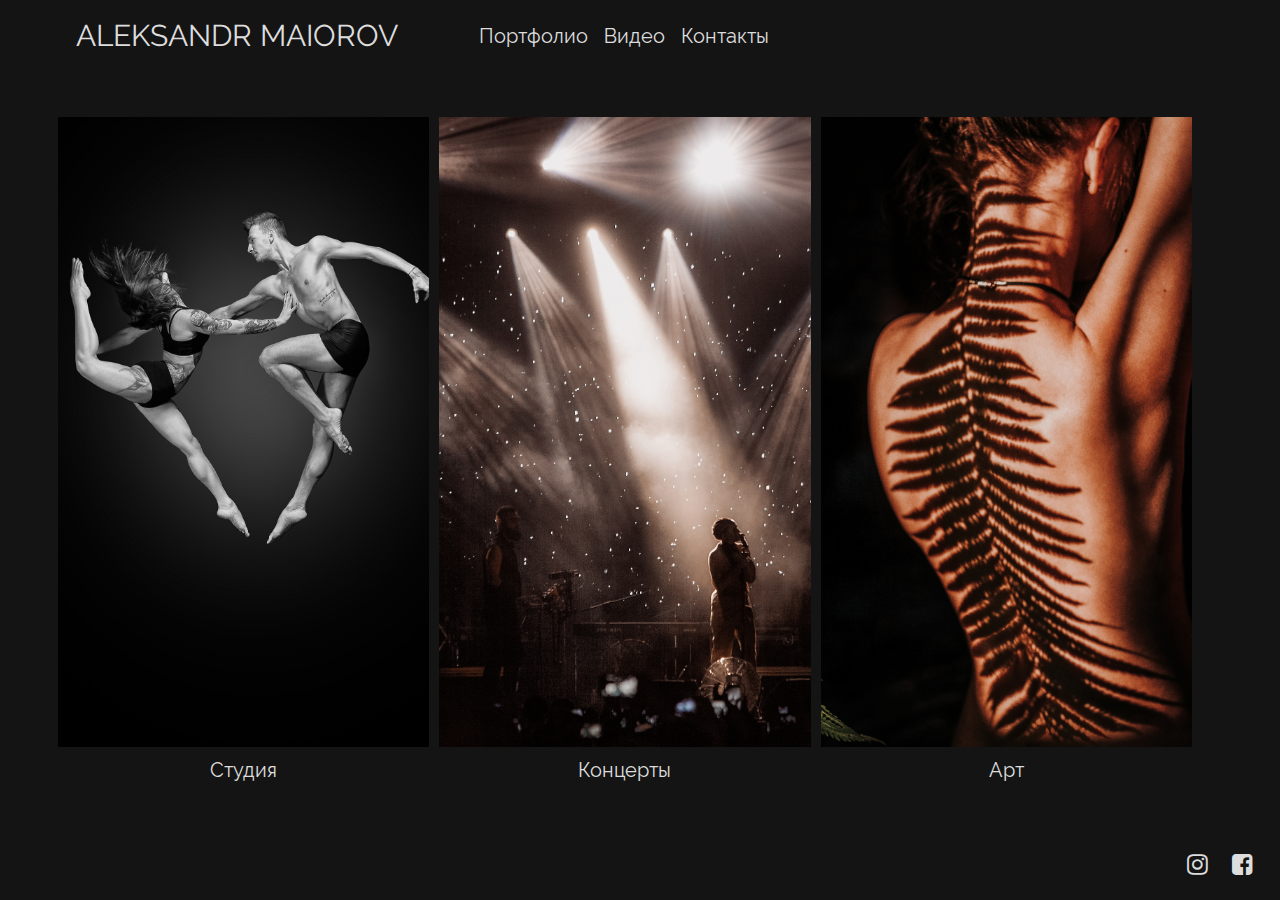
<file: portfolio.html>
﻿<!DOCTYPE html>
<html>
<head>
  <meta charset="utf-8">
  <title>Maiorov</title>
  <link rel="stylesheet" href="https://stackpath.bootstrapcdn.com/bootstrap/4.3.1/css/bootstrap.min.css" integrity="sha384-ggOyR0iXCbMQv3Xipma34MD+dH/1fQ784/j6cY/iJTQUOhcWr7x9JvoRxT2MZw1T" crossorigin="anonymous">
  <link rel="stylesheet" href="https://stackpath.bootstrapcdn.com/font-awesome/4.7.0/css/font-awesome.min.css">
  <script src="https://code.jquery.com/jquery-3.3.1.slim.min.js" integrity="sha384-q8i/X+965DzO0rT7abK41JStQIAqVgRVzpbzo5smXKp4YfRvH+8abtTE1Pi6jizo" crossorigin="anonymous"></script>
  <script src="https://cdnjs.cloudflare.com/ajax/libs/popper.js/1.14.7/umd/popper.min.js" integrity="sha384-UO2eT0CpHqdSJQ6hJty5KVphtPhzWj9WO1clHTMGa3JDZwrnQq4sF86dIHNDz0W1" crossorigin="anonymous"></script>
  <script src="https://stackpath.bootstrapcdn.com/bootstrap/4.3.1/js/bootstrap.min.js" integrity="sha384-JjSmVgyd0p3pXB1rRibZUAYoIIy6OrQ6VrjIEaFf/nJGzIxFDsf4x0xIM+B07jRM" crossorigin="anonymous"></script>
  <link rel="stylesheet" href="style.css">
  <style type="text/css">
    html {
      height: 100%;
    }
    body {
      display: flex;
      flex-direction: column;
      justify-content: space-between;
      height: 100%;
    }
    a {
      text-decoration: none !important;
      color: black;
    }
    .section {
      margin: 0 4em 0 4em;
      display: flex;
      justify-content: space-between;
    }
    img {
      height: 70vh;
      object-fit: cover;
      margin-bottom: 1em;
    }
    .flex-column {
      display: flex;
      flex-direction: column;
      text-align: center;
      color: rgba(0, 0, 0, .5);
    }
    .navbar-brand {
      margin-left: 2em;
    }
    .footer {
      display: flex;
      flex-direction: row;
      margin-left: 3.5em;
      margin-top: 1.75vh;
      margin-bottom: 2vh;
    }
    .icon-wrapper {
      height: 32px;
      width: 32px;
      margin-right: 1em;
    }
    .fab {
      font-family: FontAwesome;
      font-style: normal;
      font-size: x-large;
      color: #555;
    }
    a:hover {
      color: initial;
      color: rgba(0, 0, 0, .7);
    }
    .row {
      width: 100%;
      display: flex;
      flex-wrap: wrap;
      padding: 0 4px;
    }

    /* Create four equal columns that sits next to each other */
    .column {
      flex: calc((1/3) * 100%);
      max-width: calc((1/3) * 100%);
      padding: 10px 5px 10px 5px;
    }

    .column img {
      margin-bottom: 8px;
      vertical-align: middle;
      width: 100%;
    }
    .carousel-item img {
      height: 90vh;
      object-fit: cover;
    }

    @media screen and (max-width: 800px) {
      .column {
        flex: 100%;
        max-width: 100%;
      }
    }
    @media screen and (max-width: 800px) {
      #navbarNav {
        text-align: center;
        padding-right: 0px;
      }
    }
  </style>
</head>
<body>
  <header>
    <nav class="navbar navbar-expand-sm navbar-light">
      <a class="navbar-brand" href="index.html">ALEKSANDR MAIOROV</a>
      <button class="navbar-toggler" type="button" data-toggle="collapse" data-target="#navbarNav" aria-controls="navbarNav" aria-expanded="false" aria-label="Toggle navigation">
        <span class="navbar-toggler-icon"></span>
      </button>
      <div class="collapse navbar-collapse" id="navbarNav">
        <ul class="navbar-nav">
          <li class="nav-item active">
            <a class="nav-link" href="portfolio.html">Портфолио <span class="sr-only">(current)</span></a>
          </li>
          <li class="nav-item">
            <a class="nav-link" href="video.html">Видео</a>
          </li>
          <li class="nav-item">
            <a class="nav-link" href="contacts.html">Контакты</a>
          </li>
        </ul>
      </div>
    </nav>
  </header>
  <main role="main" class="section">
    <div class="row">
      <div class="column">
        <a class="flex-column" href="category_studio.html">
          <img src="category_studio/6.jpg">
          <span>Студия</span>
        </a>
      </div>
      <div class="column">
        <a class="flex-column" href="category_events.html">
          <img src="category_events/13.jpg">
          <span>Концерты</span>
        </a>
      </div>
      <div class="column">
        <a class="flex-column" href="category_art.html">
          <img src="category_art/7.jpg">
          <span>Арт</span>
        </a>
      </div>
    </div>
  </main>
  <footer class="footer">
    <div class="icon-wrapper">
      <a href="https://www.facebook.com/maiorphotografer" target="_blank" rel="noopener noreferrer"><i class="fab fa-facebook-square"></i></a>
    </div>
    <div>
      <a href="https://www.instagram.com/maiorovphoto" target="_blank" rel="noopener noreferrer"><i class="fab fa-instagram"></i></a>
    </div>
  </footer>
</body>
</html>
</file>
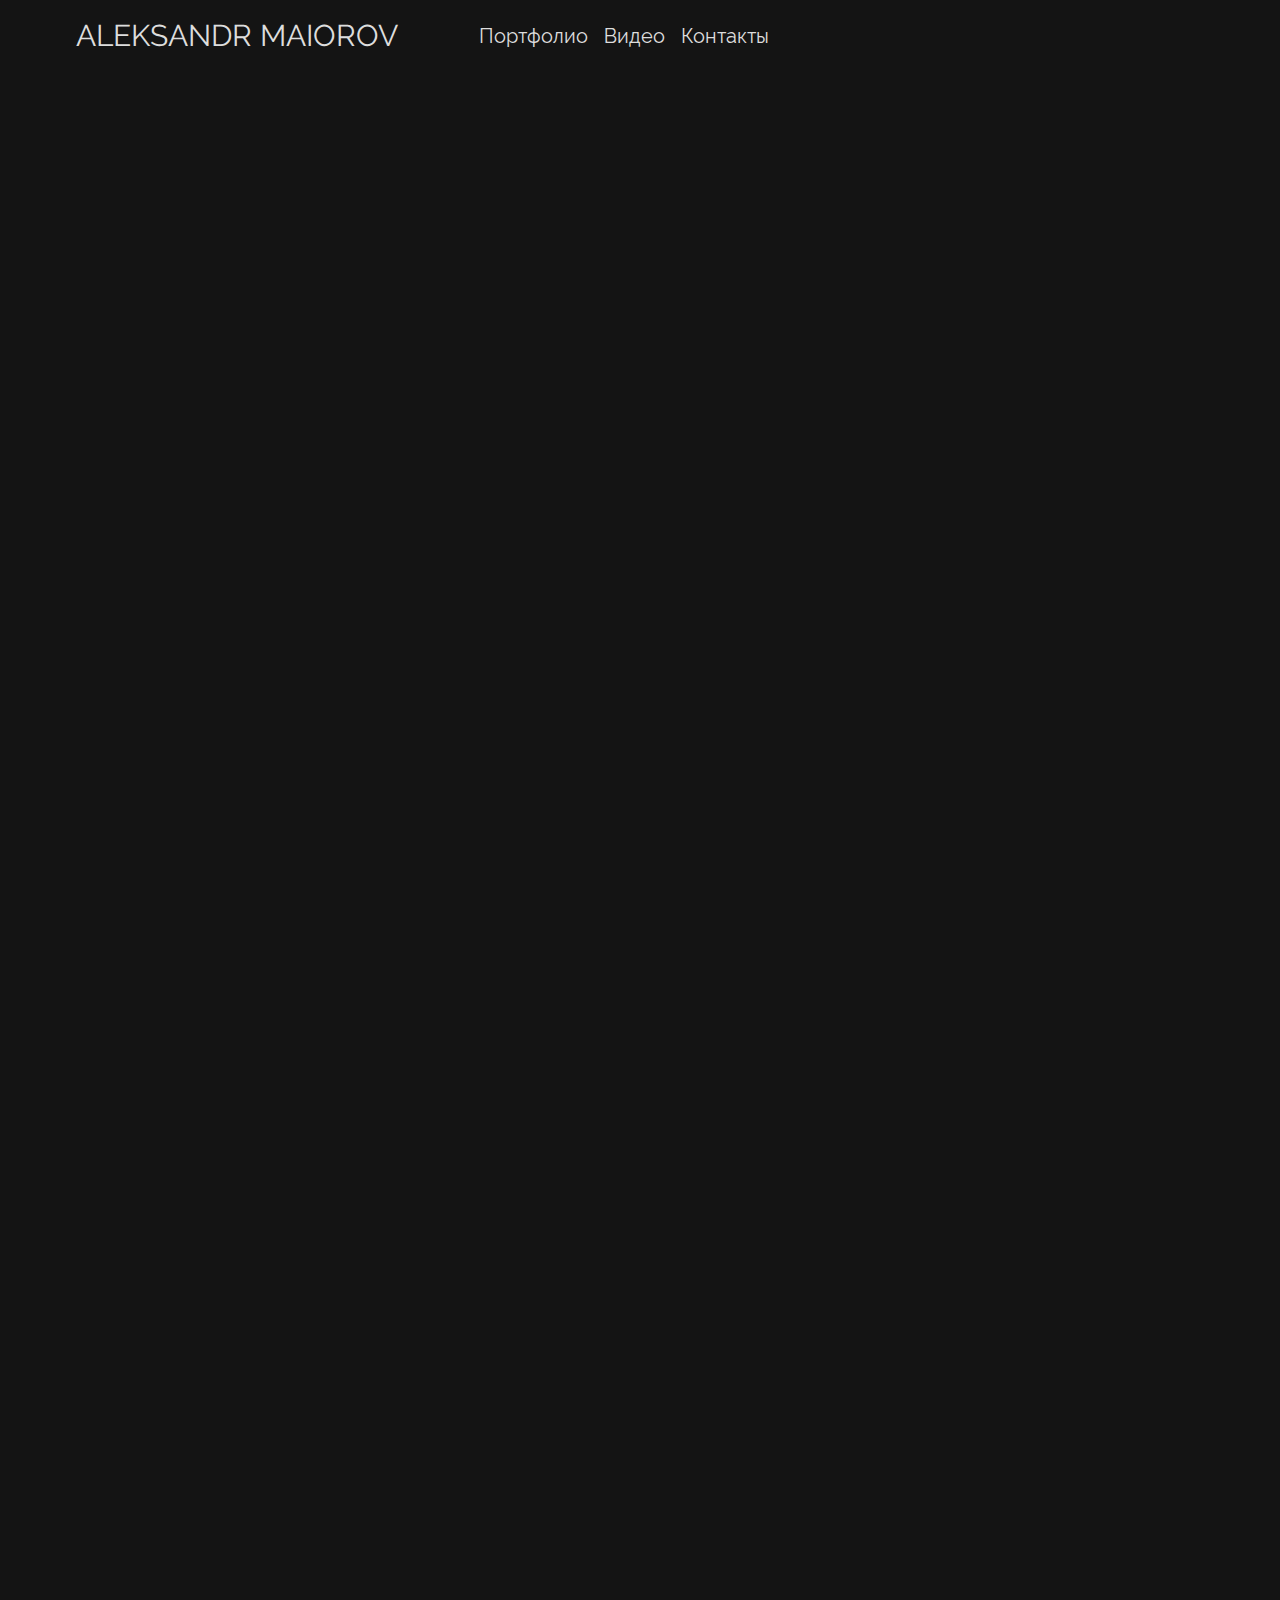
<file: video.html>
﻿<!DOCTYPE html>
<html>
<head>
  <meta charset="utf-8">
  <title>Maiorov</title>
  <link rel="stylesheet" href="https://stackpath.bootstrapcdn.com/bootstrap/4.3.1/css/bootstrap.min.css" integrity="sha384-ggOyR0iXCbMQv3Xipma34MD+dH/1fQ784/j6cY/iJTQUOhcWr7x9JvoRxT2MZw1T" crossorigin="anonymous">
  <link rel="stylesheet" href="https://stackpath.bootstrapcdn.com/font-awesome/4.7.0/css/font-awesome.min.css">
  <script src="https://code.jquery.com/jquery-3.3.1.slim.min.js" integrity="sha384-q8i/X+965DzO0rT7abK41JStQIAqVgRVzpbzo5smXKp4YfRvH+8abtTE1Pi6jizo" crossorigin="anonymous"></script>
  <script src="https://cdnjs.cloudflare.com/ajax/libs/popper.js/1.14.7/umd/popper.min.js" integrity="sha384-UO2eT0CpHqdSJQ6hJty5KVphtPhzWj9WO1clHTMGa3JDZwrnQq4sF86dIHNDz0W1" crossorigin="anonymous"></script>
  <script src="https://stackpath.bootstrapcdn.com/bootstrap/4.3.1/js/bootstrap.min.js" integrity="sha384-JjSmVgyd0p3pXB1rRibZUAYoIIy6OrQ6VrjIEaFf/nJGzIxFDsf4x0xIM+B07jRM" crossorigin="anonymous"></script>
  <link rel="stylesheet" href="style.css">
  <style type="text/css">
    
    body {
      display: flex;
      flex-direction: column;
           height: 100%;
    }
    a {
      text-decoration: none !important;
      color: black;
    }
    .section {
      margin: 0 4em 0 4em;
      display: flex;
      flex-direction: column;
      justify-content: space-between;
    }
    .column > img {
      height: 64vh;
      object-fit: cover;
      /*margin-bottom: 1em;*/
    }
    .flex-column {
      width: 30%;
      display: flex;
      flex-direction: column;
      text-align: center;
      color: rgba(0, 0, 0, .5);
    }
    .navbar-brand {
      margin-left: 2em;
    }
      .footer {
      display: flex;
      flex-direction: row;
      margin-left: 3.5em;
      margin-top: 1.75vh;
      margin-bottom: 2vh;
    }
    .icon-wrapper {
      height: 32px;
      width: 32px;
      margin-right: 1em;
    }
    .fab {
      font-family: FontAwesome;
      font-style: normal;
      font-size: x-large;
      color: #555;
    }
    a:hover {
      color: initial;
      color: rgba(0, 0, 0, .7);
    }

    .modal-dialog {
      display: flex;
      justify-content: center;
    }

    .modal-content {
      width: initial;
    }

    .carousel-control-prev {
      width: 500%;
      left: -480%;
    }

    .carousel-control-next {
      width: 500%;
      right: -480%;
    }

    .row {
      display: flex;
      flex-wrap: wrap;
      padding: 0 4px;
    }

    /* Create four equal columns that sits next to each other */
    .column {
      flex: 100%;
      max-width: 100%;
    }

    .embeded-video {
      display: flex;
      flex-direction: row;
      justify-content: center;
    }
    @media screen and (max-width: 800px) {
      #navbarNav {
        text-align: center;
        padding-right: 0px;
      }
    }
  </style>
</head>
<body>
  <header>
    <nav class="navbar navbar-expand-sm navbar-light">
      <a class="navbar-brand" href="index.html">ALEKSANDR MAIOROV</a>
      <button class="navbar-toggler" type="button" data-toggle="collapse" data-target="#navbarNav" aria-controls="navbarNav" aria-expanded="false" aria-label="Toggle navigation">
        <span class="navbar-toggler-icon"></span>
      </button>
      <div class="collapse navbar-collapse" id="navbarNav">
        <ul class="navbar-nav">
          <li class="nav-item">
            <a class="nav-link" href="portfolio.html">Портфолио</a>
          </li>
          <li class="nav-item active">
            <a class="nav-link" href="video.html">Видео</a>
          </li>
          <li class="nav-item">
            <a class="nav-link" href="contacts.html">Контакты</a>
          </li>
        </ul>
      </div>
    </nav>
  </header>
  <main role="main" class="section">
    <div class="column">
      <div class="embeded-video">
        <iframe src="https://player.vimeo.com/video/357075354" width="800" height="600" frameborder="0" allow="autoplay; fullscreen" allowfullscreen></iframe>
      </div>
      <div class="embeded-video">
        <iframe src="https://player.vimeo.com/video/337092969" width="800" height="600" frameborder="0" allow="autoplay; fullscreen" allowfullscreen></iframe>
      </div>
      <div class="embeded-video">
        <iframe src="https://player.vimeo.com/video/321957786" width="800" height="600" frameborder="0" allow="autoplay; fullscreen" allowfullscreen></iframe>
      </div>
      <div class="embeded-video">
        <iframe src="https://player.vimeo.com/video/311399670" width="800" height="600" frameborder="0" allow="autoplay; fullscreen" allowfullscreen></iframe>
      </div>
    </div>
  </main>
    <footer class="footer">
    <div class="icon-wrapper">
      <a href="https://www.facebook.com/maiorphotografer" target="_blank" rel="noopener noreferrer"><i class="fab fa-facebook-square"></i></a>
    </div>
    <div>
      <a href="https://www.instagram.com/maiorovphoto" target="_blank" rel="noopener noreferrer"><i class="fab fa-instagram"></i></a>
    </div>
  </footer>
</body>
</html>
</file>
<file: style.css>
body {

  background-color: rgb(20,20,20);

}


a, h4, .fab, .fas {

  color: #ddd !important;

}

a {
  font-family: Raleway-Regular;
  font-size: 20px;
}
h4 {
  font-size: 20px;
}
@font-face {
  font-family: Philosopher-Regular;
  src: url(Philosopher-Regular.ttf);
}
@font-face {
  font-family: Raleway-Regular;
  src: url(Raleway-Regular.ttf);
}
.navbar-brand {
  font-family: Raleway-Regular;
  font-size: 30px;
}

#navbarNav {
  justify-content: center;
  padding-right: 430px;
}

.footer {
  flex-direction: row-reverse !important;
}
.fab {
  margin-right: 1em;
}
</file>
